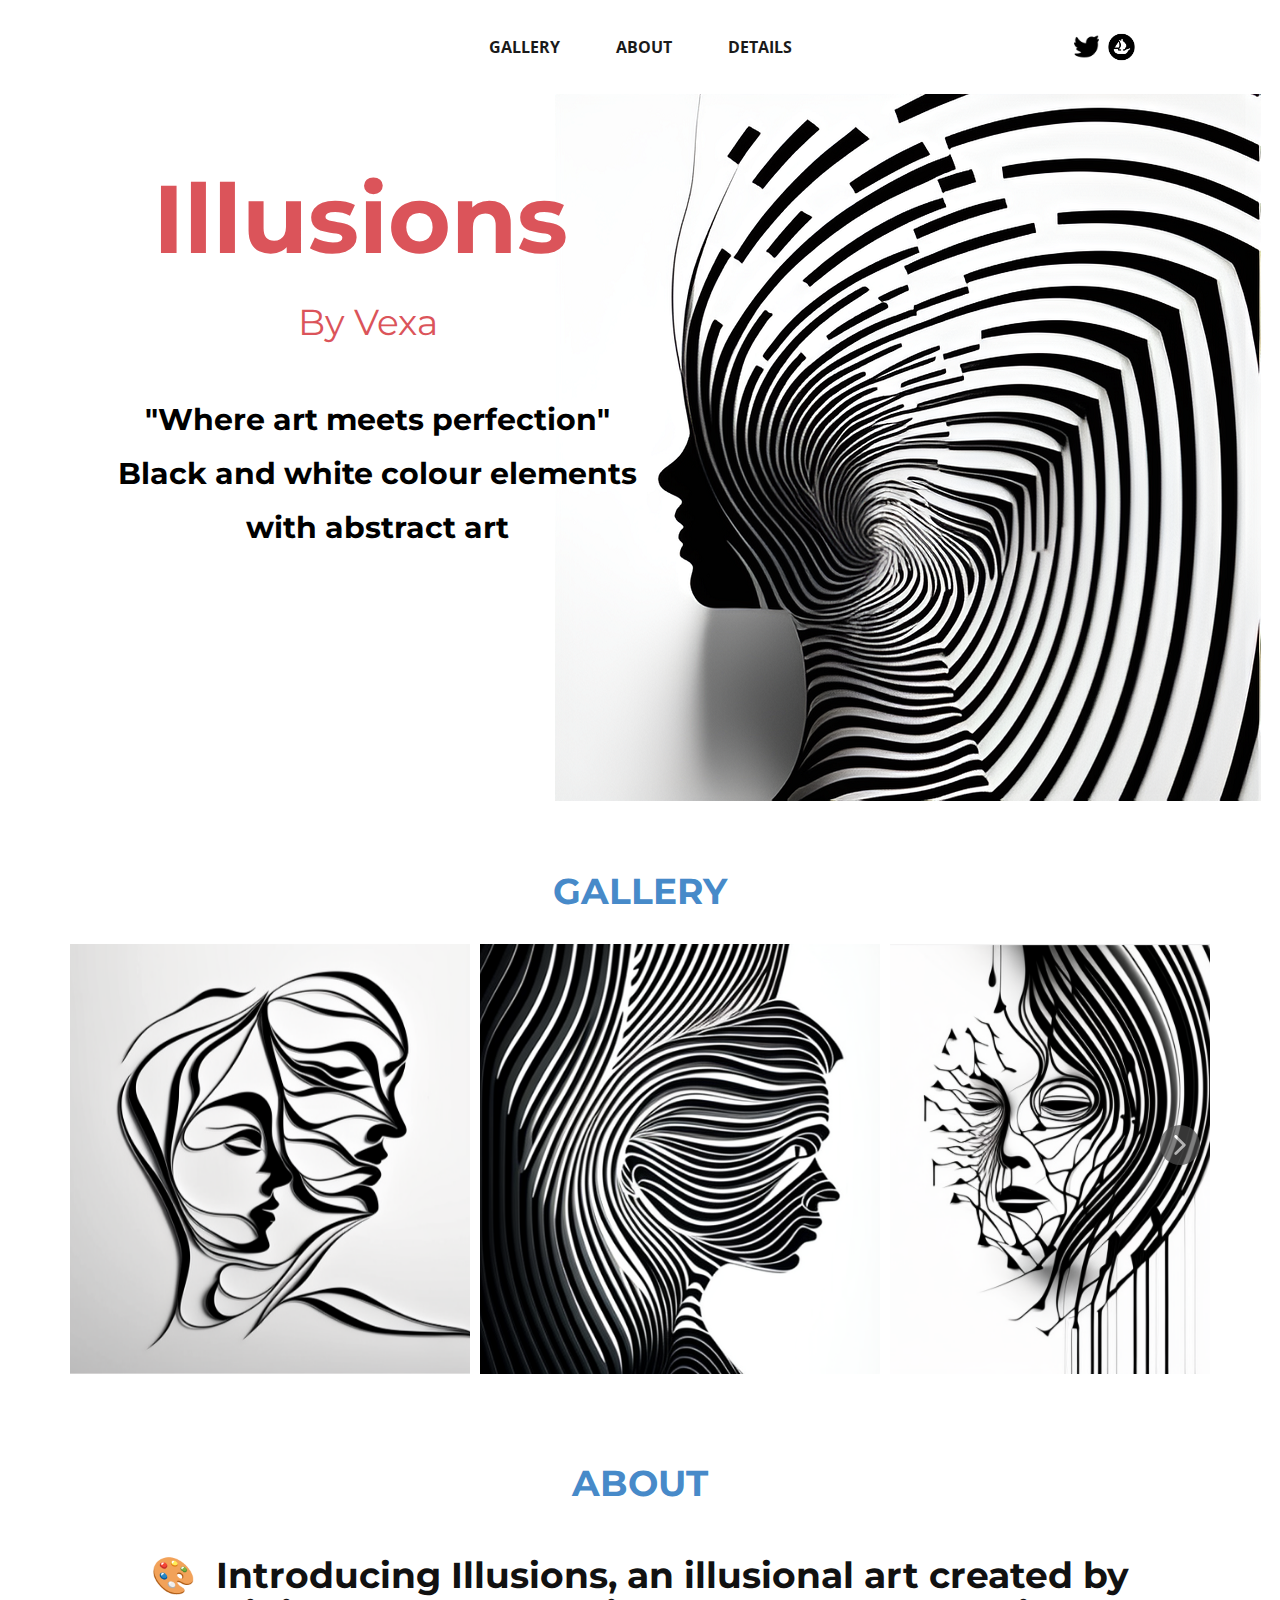
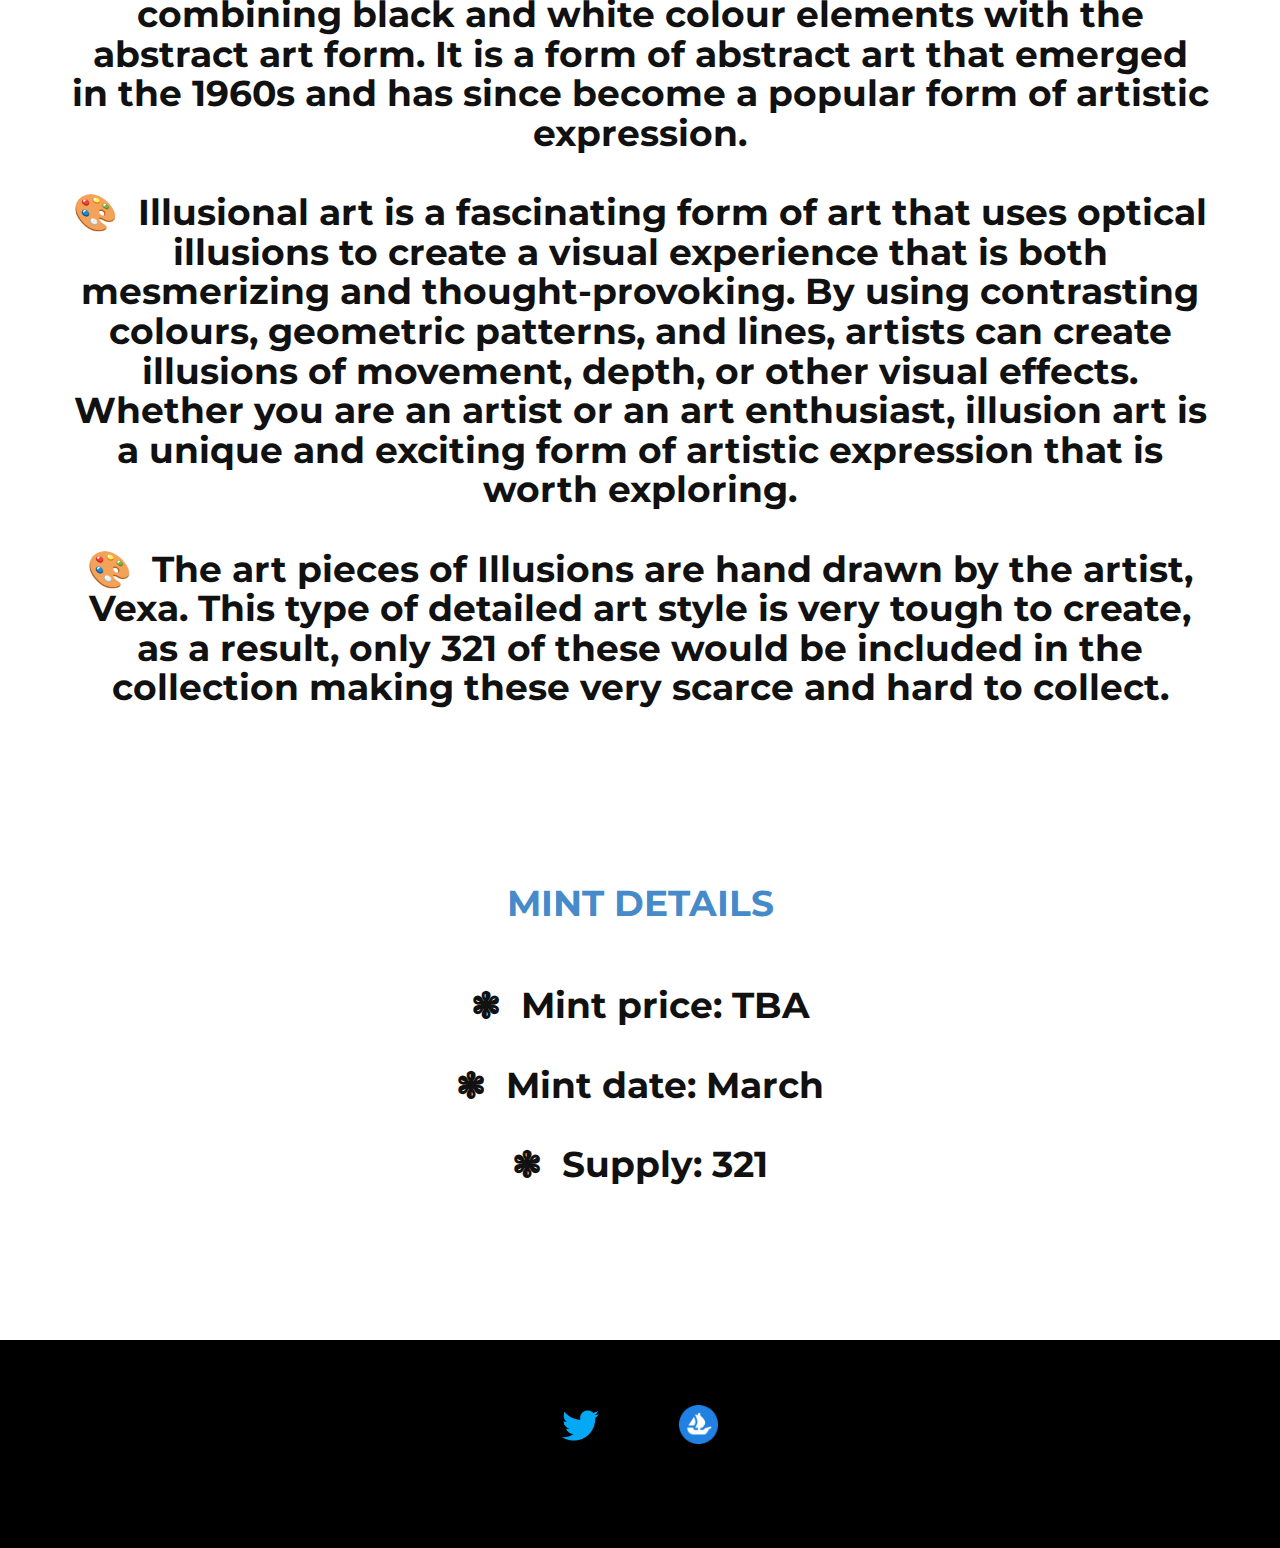
<file: index.html>
<!DOCTYPE html>
<html style="font-size: 16px;" lang="en"><head>
    <meta name="viewport" content="width=device-width, initial-scale=1.0">
    <meta charset="utf-8">
    <meta name="keywords" content="Illusions.WoW, ​​Raster Dreadlock Salon, The full-service interior design studio">
    <meta name="description" content="">
    <title>IllusionsArt</title>
    <link rel="stylesheet" href="nicepage.css" media="screen">
<link rel="stylesheet" href="IllusionsArt.css" media="screen">
    <script class="u-script" type="text/javascript" src="jquery.js" defer=""></script>
    <script class="u-script" type="text/javascript" src="nicepage.js" defer=""></script>
    <meta name="generator" content="Nicepage 5.5.0, nicepage.com">
    <link id="u-theme-google-font" rel="stylesheet" href="https://fonts.googleapis.com/css?family=Roboto:100,100i,300,300i,400,400i,500,500i,700,700i,900,900i|Open+Sans:300,300i,400,400i,500,500i,600,600i,700,700i,800,800i">
    <link id="u-page-google-font" rel="stylesheet" href="https://fonts.googleapis.com/css?family=Montserrat:100,100i,200,200i,300,300i,400,400i,500,500i,600,600i,700,700i,800,800i,900,900i">
    
    
    
    
    
    <script type="application/ld+json">{
		"@context": "http://schema.org",
		"@type": "Organization",
		"name": ""
}</script>
    <meta name="theme-color" content="#478ac9">
    <meta property="og:title" content="IllusionsArt">
    <meta property="og:type" content="website">
  <meta data-intl-tel-input-cdn-path="intlTelInput/"></head>
  <body data-home-page="IllusionsArt.html" data-home-page-title="IllusionsArt" class="u-body u-xl-mode" data-lang="en"><header class="u-align-center-sm u-align-center-xs u-clearfix u-header u-sticky-c5e6" id="sec-44a8"><div class="u-clearfix u-sheet u-sheet-1">
        <nav class="u-align-center u-menu u-menu-one-level u-offcanvas u-menu-1">
          <div class="menu-collapse" style="font-size: 1rem; letter-spacing: 0px; font-weight: 700;">
            <a class="u-button-style u-custom-active-border-color u-custom-active-color u-custom-border u-custom-border-color u-custom-borders u-custom-hover-border-color u-custom-hover-color u-custom-left-right-menu-spacing u-custom-text-active-color u-custom-text-color u-custom-text-hover-color u-custom-top-bottom-menu-spacing u-nav-link" href="#">
              <svg class="u-svg-link" preserveAspectRatio="xMidYMin slice" viewBox="0 0 302 302" style=""><use xmlns:xlink="http://www.w3.org/1999/xlink" xlink:href="#svg-8a8f"></use></svg>
              <svg xmlns="http://www.w3.org/2000/svg" xmlns:xlink="http://www.w3.org/1999/xlink" version="1.1" id="svg-8a8f" x="0px" y="0px" viewBox="0 0 302 302" style="enable-background:new 0 0 302 302;" xml:space="preserve" class="u-svg-content"><g><rect y="36" width="302" height="30"></rect><rect y="236" width="302" height="30"></rect><rect y="136" width="302" height="30"></rect>
</g><g></g><g></g><g></g><g></g><g></g><g></g><g></g><g></g><g></g><g></g><g></g><g></g><g></g><g></g><g></g></svg>
            </a>
          </div>
          <div class="u-custom-menu u-nav-container">
            <ul class="u-nav u-spacing-20 u-unstyled u-nav-1"><li class="u-nav-item"><a class="u-border-active-palette-1-base u-border-hover-palette-1-base u-button-style u-nav-link u-text-active-palette-1-base u-text-grey-90 u-text-hover-palette-2-base" href="IllusionsArt.html#sec-c904" style="padding: 18px;">GALLERY</a>
</li><li class="u-nav-item"><a class="u-border-active-palette-1-base u-border-hover-palette-1-base u-button-style u-nav-link u-text-active-palette-1-base u-text-grey-90 u-text-hover-palette-2-base" href="IllusionsArt.html#sec-5455" style="padding: 18px;">ABOUT</a>
</li><li class="u-nav-item"><a class="u-border-active-palette-1-base u-border-hover-palette-1-base u-button-style u-nav-link u-text-active-palette-1-base u-text-grey-90 u-text-hover-palette-2-base" href="IllusionsArt.html#carousel_8d65" style="padding: 18px;">DETAILS</a>
</li></ul>
          </div>
          <div class="u-custom-menu u-nav-container-collapse">
            <div class="u-align-center u-black u-container-style u-inner-container-layout u-opacity u-opacity-95 u-sidenav">
              <div class="u-inner-container-layout u-sidenav-overflow">
                <div class="u-menu-close"></div>
                <ul class="u-align-center u-nav u-popupmenu-items u-unstyled u-nav-2"><li class="u-nav-item"><a class="u-button-style u-nav-link" href="IllusionsArt.html#sec-c904">GALLERY</a>
</li><li class="u-nav-item"><a class="u-button-style u-nav-link" href="IllusionsArt.html#sec-5455">ABOUT</a>
</li><li class="u-nav-item"><a class="u-button-style u-nav-link" href="IllusionsArt.html#carousel_8d65">DETAILS</a>
</li></ul>
              </div>
            </div>
            <div class="u-black u-menu-overlay u-opacity u-opacity-70"></div>
          </div>
        </nav><span class="u-file-icon u-icon u-icon-1" data-href="https://twitter.com/IllusionsbyVexa" data-target="_blank"><img src="images/739206.png" alt=""></span>
        <img class="u-image u-image-contain u-image-default u-preserve-proportions u-image-1" src="images/download.png" alt="" data-image-width="215" data-image-height="234">
      </div></header>
    <section class="skrollable skrollable-between u-align-left u-clearfix u-white u-section-1" id="carousel_7e6d" src="">
      <img class="u-image u-image-default u-image-1" src="images/IMG_20230228_143814_1.png" data-image-width="706" data-image-height="707">
      <h2 class="u-custom-font u-font-montserrat u-text u-text-palette-2-base u-text-1">Illusions</h2>
      <p class="u-align-center u-custom-font u-font-montserrat u-large-text u-text u-text-black u-text-variant u-text-2">"Where art meets perfection" <br>Black and white colour elements with abstract art<br>
        <br>
      </p>
      <h2 class="u-align-center u-custom-font u-font-montserrat u-text u-text-palette-2-base u-text-3">By Vexa</h2>
    </section>
    <section class="u-align-center u-clearfix u-white u-section-2" id="sec-c904">
      <div class="u-clearfix u-sheet u-valign-middle u-sheet-1">
        <h2 class="u-align-center u-text u-text-default u-text-1">
          <a class="u-active-none u-border-none u-btn u-button-link u-button-style u-custom-font u-font-montserrat u-hover-none u-none u-text-palette-1-base u-btn-1" href="#">GALLERY</a>
        </h2>
        <div class="u-expanded-width u-gallery u-layout-horizontal u-lightbox u-no-transition u-show-text-on-hover u-width-fixed u-gallery-1">
          <div class="u-gallery-inner"><div class="u-effect-fade u-gallery-item u-gallery-item-1"><div class="u-back-slide" data-image-width="512" data-image-height="501"><img class="u-back-image u-back-image-1" src="images/IMG_20230228_143432.png">
</div><div class="u-over-slide u-shading u-over-slide-1"><h3 class="u-gallery-heading"></h3><p class="u-gallery-text"></p>
</div>
</div><div class="u-effect-fade u-gallery-item u-gallery-item-2"><div class="u-back-slide" data-image-width="501" data-image-height="499"><img class="u-back-image u-back-image-2" src="images/IMG_20230228_143449.png">
</div><div class="u-over-slide u-shading u-over-slide-2"><h3 class="u-gallery-heading"></h3><p class="u-gallery-text"></p>
</div>
</div><div class="u-effect-fade u-gallery-item u-gallery-item-3"><div class="u-back-slide" data-image-width="495" data-image-height="513"><img class="u-back-image u-back-image-3" src="images/IMG_20230302_195734.png">
</div><div class="u-over-slide u-shading u-over-slide-3"><h3 class="u-gallery-heading"></h3><p class="u-gallery-text"></p>
</div>
</div><div class="u-effect-fade u-gallery-item u-gallery-item-4"><div class="u-back-slide" data-image-width="506" data-image-height="506"><img class="u-back-image u-back-image-4" src="images/IMG_20230302_195721.png">
</div><div class="u-over-slide u-shading u-over-slide-4"><h3 class="u-gallery-heading"></h3><p class="u-gallery-text"></p>
</div>
</div><div class="u-effect-fade u-gallery-item u-gallery-item-5" data-image-width="482" data-image-height="501"><div class="u-back-slide"><img class="u-back-image u-back-image-5" src="images/IMG_20230302_195814.png">
</div><div class="u-over-slide u-shading u-over-slide-5"><h3 class="u-gallery-heading"></h3><p class="u-gallery-text"></p>
</div>
</div><div class="u-effect-fade u-gallery-item u-gallery-item-6" data-image-width="506" data-image-height="498"><div class="u-back-slide"><img class="u-back-image u-back-image-6" src="images/IMG_20230228_143711.png">
</div><div class="u-over-slide u-shading u-over-slide-6"><h3 class="u-gallery-heading"></h3><p class="u-gallery-text"></p>
</div>
</div></div>
          <a class="u-absolute-vcenter-lg u-absolute-vcenter-md u-absolute-vcenter-xl u-gallery-nav u-gallery-nav-prev u-grey-70 u-icon-circle u-opacity u-opacity-70 u-spacing-10 u-text-white u-gallery-nav-1" href="#" role="button">
            <span aria-hidden="true">
              <svg viewBox="0 0 451.847 451.847"><path d="M97.141,225.92c0-8.095,3.091-16.192,9.259-22.366L300.689,9.27c12.359-12.359,32.397-12.359,44.751,0
c12.354,12.354,12.354,32.388,0,44.748L173.525,225.92l171.903,171.909c12.354,12.354,12.354,32.391,0,44.744
c-12.354,12.365-32.386,12.365-44.745,0l-194.29-194.281C100.226,242.115,97.141,234.018,97.141,225.92z"></path></svg>
            </span>
            <span class="sr-only">
              <svg viewBox="0 0 451.847 451.847"><path d="M97.141,225.92c0-8.095,3.091-16.192,9.259-22.366L300.689,9.27c12.359-12.359,32.397-12.359,44.751,0
c12.354,12.354,12.354,32.388,0,44.748L173.525,225.92l171.903,171.909c12.354,12.354,12.354,32.391,0,44.744
c-12.354,12.365-32.386,12.365-44.745,0l-194.29-194.281C100.226,242.115,97.141,234.018,97.141,225.92z"></path></svg>
            </span>
          </a>
          <a class="u-gallery-nav u-gallery-nav-next u-grey-70 u-icon-circle u-opacity u-opacity-70 u-spacing-10 u-text-white u-gallery-nav-2" href="#" role="button">
            <span aria-hidden="true">
              <svg viewBox="0 0 451.846 451.847"><path d="M345.441,248.292L151.154,442.573c-12.359,12.365-32.397,12.365-44.75,0c-12.354-12.354-12.354-32.391,0-44.744
L278.318,225.92L106.409,54.017c-12.354-12.359-12.354-32.394,0-44.748c12.354-12.359,32.391-12.359,44.75,0l194.287,194.284
c6.177,6.18,9.262,14.271,9.262,22.366C354.708,234.018,351.617,242.115,345.441,248.292z"></path></svg>
            </span>
            <span class="sr-only">
              <svg viewBox="0 0 451.846 451.847"><path d="M345.441,248.292L151.154,442.573c-12.359,12.365-32.397,12.365-44.75,0c-12.354-12.354-12.354-32.391,0-44.744
L278.318,225.92L106.409,54.017c-12.354-12.359-12.354-32.394,0-44.748c12.354-12.359,32.391-12.359,44.75,0l194.287,194.284
c6.177,6.18,9.262,14.271,9.262,22.366C354.708,234.018,351.617,242.115,345.441,248.292z"></path></svg>
            </span>
          </a>
        </div>
      </div>
    </section>
    <section class="u-clearfix u-container-align-center u-section-3" id="sec-5455">
      <div class="u-clearfix u-sheet u-valign-middle-md u-valign-middle-sm u-sheet-1">
        <h2 class="u-align-center u-custom-font u-font-montserrat u-text u-text-palette-1-base u-text-1">ABOUT</h2>
        <h2 class="u-align-center u-custom-font u-font-montserrat u-text u-text-2"><b>🎨&nbsp; Introducing Illusions, an illusional art created by combining black and white colour elements with the abstract art form. It is a form of abstract art that emerged in the 1960s and has since become a popular form of artistic expression.<br>
            <br>🎨&nbsp; Illusional art is a fascinating form of art that uses optical illusions to create a visual experience that is both mesmerizing and thought-provoking. By using contrasting colours, geometric patterns, and lines, artists can create illusions of movement, depth, or other visual effects. Whether you are an artist or an art enthusiast, illusion art is a unique and exciting form of artistic expression that is worth exploring.<br>
            <br>🎨&nbsp; The art pieces of Illusions are hand drawn by the artist, Vexa. This type of detailed art style is very tough to create, as a result, only 321 of these would be included in the collection making these very scarce and hard to collect.</b>
        </h2>
      </div>
    </section>
    <section class="u-clearfix u-white u-section-4" id="carousel_8d65">
      <div class="u-clearfix u-sheet u-sheet-1">
        <h2 class="u-align-center u-text u-text-default-lg u-text-default-xl u-text-1">
          <a class="u-active-none u-border-none u-btn u-button-link u-button-style u-custom-font u-font-montserrat u-hover-none u-none u-text-palette-1-base u-btn-1" href="Contact.html">MINT DETAILS</a>
        </h2>
        <h2 class="u-align-center u-custom-font u-font-montserrat u-text u-text-default u-text-2"><b>❃&nbsp; Mint price: TBA<br></b>
          <br><b>❃&nbsp; Mint date: March</b>
          <br>
          <br><b>❃&nbsp; Supply: 321</b>
        </h2>
      </div>
    </section>
    
    
    <footer class="u-align-center u-black u-clearfix u-footer u-footer" id="sec-4fac"><div class="u-clearfix u-sheet u-valign-middle-xs u-sheet-1">
        <img class="u-image u-image-contain u-image-default u-preserve-proportions u-image-1" src="images/Logomark-Blue.png" alt="" data-image-width="360" data-image-height="360"><span class="u-file-icon u-icon u-icon-1" data-href="https://twitter.com/IllusionsbyVexa" data-target="_blank"><img src="images/733579.png" alt=""></span>
</file>
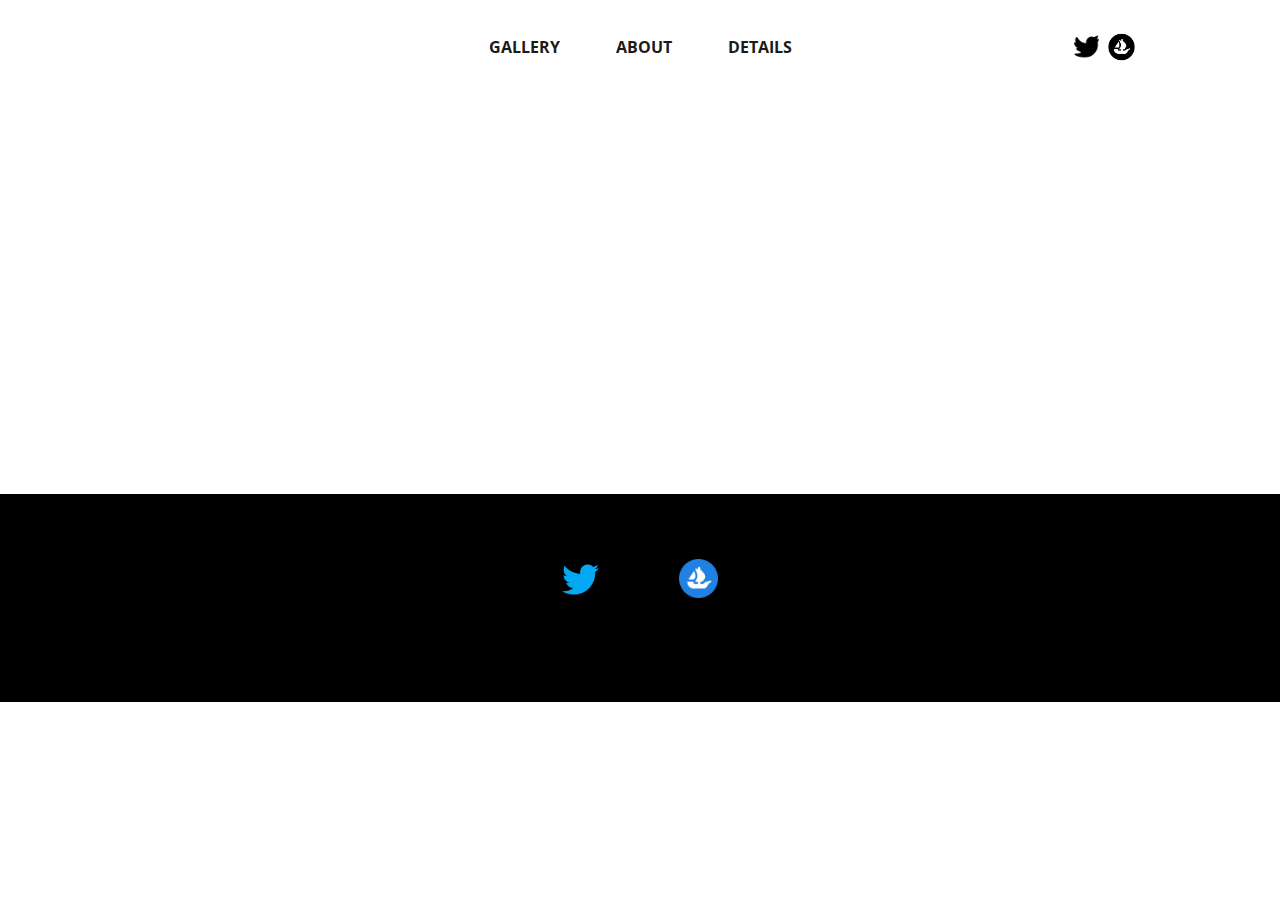
<file: About.html>
<!DOCTYPE html>
<html style="font-size: 16px;" lang="en"><head>
    <meta name="viewport" content="width=device-width, initial-scale=1.0">
    <meta charset="utf-8">
    <meta name="keywords" content="">
    <meta name="description" content="">
    <title>About</title>
    <link rel="stylesheet" href="nicepage.css" media="screen">
<link rel="stylesheet" href="About.css" media="screen">
    <script class="u-script" type="text/javascript" src="jquery.js" defer=""></script>
    <script class="u-script" type="text/javascript" src="nicepage.js" defer=""></script>
    <meta name="generator" content="Nicepage 5.5.0, nicepage.com">
    <link id="u-theme-google-font" rel="stylesheet" href="https://fonts.googleapis.com/css?family=Roboto:100,100i,300,300i,400,400i,500,500i,700,700i,900,900i|Open+Sans:300,300i,400,400i,500,500i,600,600i,700,700i,800,800i">
    
    
    <script type="application/ld+json">{
		"@context": "http://schema.org",
		"@type": "Organization",
		"name": ""
}</script>
    <meta name="theme-color" content="#478ac9">
    <meta property="og:title" content="About">
    <meta property="og:type" content="website">
  <meta data-intl-tel-input-cdn-path="intlTelInput/"></head>
  <body class="u-body u-xl-mode" data-lang="en"><header class="u-align-center-sm u-align-center-xs u-clearfix u-header u-sticky-c5e6" id="sec-44a8"><div class="u-clearfix u-sheet u-sheet-1">
        <nav class="u-align-center u-menu u-menu-one-level u-offcanvas u-menu-1">
          <div class="menu-collapse" style="font-size: 1rem; letter-spacing: 0px; font-weight: 700;">
            <a class="u-button-style u-custom-active-border-color u-custom-active-color u-custom-border u-custom-border-color u-custom-borders u-custom-hover-border-color u-custom-hover-color u-custom-left-right-menu-spacing u-custom-text-active-color u-custom-text-color u-custom-text-hover-color u-custom-top-bottom-menu-spacing u-nav-link" href="#">
              <svg class="u-svg-link" preserveAspectRatio="xMidYMin slice" viewBox="0 0 302 302" style=""><use xmlns:xlink="http://www.w3.org/1999/xlink" xlink:href="#svg-8a8f"></use></svg>
              <svg xmlns="http://www.w3.org/2000/svg" xmlns:xlink="http://www.w3.org/1999/xlink" version="1.1" id="svg-8a8f" x="0px" y="0px" viewBox="0 0 302 302" style="enable-background:new 0 0 302 302;" xml:space="preserve" class="u-svg-content"><g><rect y="36" width="302" height="30"></rect><rect y="236" width="302" height="30"></rect><rect y="136" width="302" height="30"></rect>
</g><g></g><g></g><g></g><g></g><g></g><g></g><g></g><g></g><g></g><g></g><g></g><g></g><g></g><g></g><g></g></svg>
            </a>
          </div>
          <div class="u-custom-menu u-nav-container">
            <ul class="u-nav u-spacing-20 u-unstyled u-nav-1"><li class="u-nav-item"><a class="u-border-active-palette-1-base u-border-hover-palette-1-base u-button-style u-nav-link u-text-active-palette-1-base u-text-grey-90 u-text-hover-palette-2-base" href="IllusionsArt.html#sec-c904" style="padding: 18px;">GALLERY</a>
</li><li class="u-nav-item"><a class="u-border-active-palette-1-base u-border-hover-palette-1-base u-button-style u-nav-link u-text-active-palette-1-base u-text-grey-90 u-text-hover-palette-2-base" href="IllusionsArt.html#sec-5455" style="padding: 18px;">ABOUT</a>
</li><li class="u-nav-item"><a class="u-border-active-palette-1-base u-border-hover-palette-1-base u-button-style u-nav-link u-text-active-palette-1-base u-text-grey-90 u-text-hover-palette-2-base" href="IllusionsArt.html#carousel_8d65" style="padding: 18px;">DETAILS</a>
</li></ul>
          </div>
          <div class="u-custom-menu u-nav-container-collapse">
            <div class="u-align-center u-black u-container-style u-inner-container-layout u-opacity u-opacity-95 u-sidenav">
              <div class="u-inner-container-layout u-sidenav-overflow">
                <div class="u-menu-close"></div>
                <ul class="u-align-center u-nav u-popupmenu-items u-unstyled u-nav-2"><li class="u-nav-item"><a class="u-button-style u-nav-link" href="IllusionsArt.html#sec-c904">GALLERY</a>
</li><li class="u-nav-item"><a class="u-button-style u-nav-link" href="IllusionsArt.html#sec-5455">ABOUT</a>
</li><li class="u-nav-item"><a class="u-button-style u-nav-link" href="IllusionsArt.html#carousel_8d65">DETAILS</a>
</li></ul>
              </div>
            </div>
            <div class="u-black u-menu-overlay u-opacity u-opacity-70"></div>
          </div>
        </nav><span class="u-file-icon u-icon u-icon-1" data-href="https://twitter.com/IllusionsbyVexa" data-target="_blank"><img src="images/739206.png" alt=""></span>
        <img class="u-image u-image-contain u-image-default u-preserve-proportions u-image-1" src="images/download.png" alt="" data-image-width="215" data-image-height="234">
      </div></header>
    <section class="u-clearfix u-section-1" id="sec-8868">
      <div class="u-clearfix u-sheet u-sheet-1"></div>
    </section>
    
    
    <footer class="u-align-center u-black u-clearfix u-footer u-footer" id="sec-4fac"><div class="u-clearfix u-sheet u-valign-middle-xs u-sheet-1">
        <img class="u-image u-image-contain u-image-default u-preserve-proportions u-image-1" src="images/Logomark-Blue.png" alt="" data-image-width="360" data-image-height="360"><span class="u-file-icon u-icon u-icon-1" data-href="https://twitter.com/IllusionsbyVexa" data-target="_blank"><img src="images/733579.png" alt=""></span>
</file>
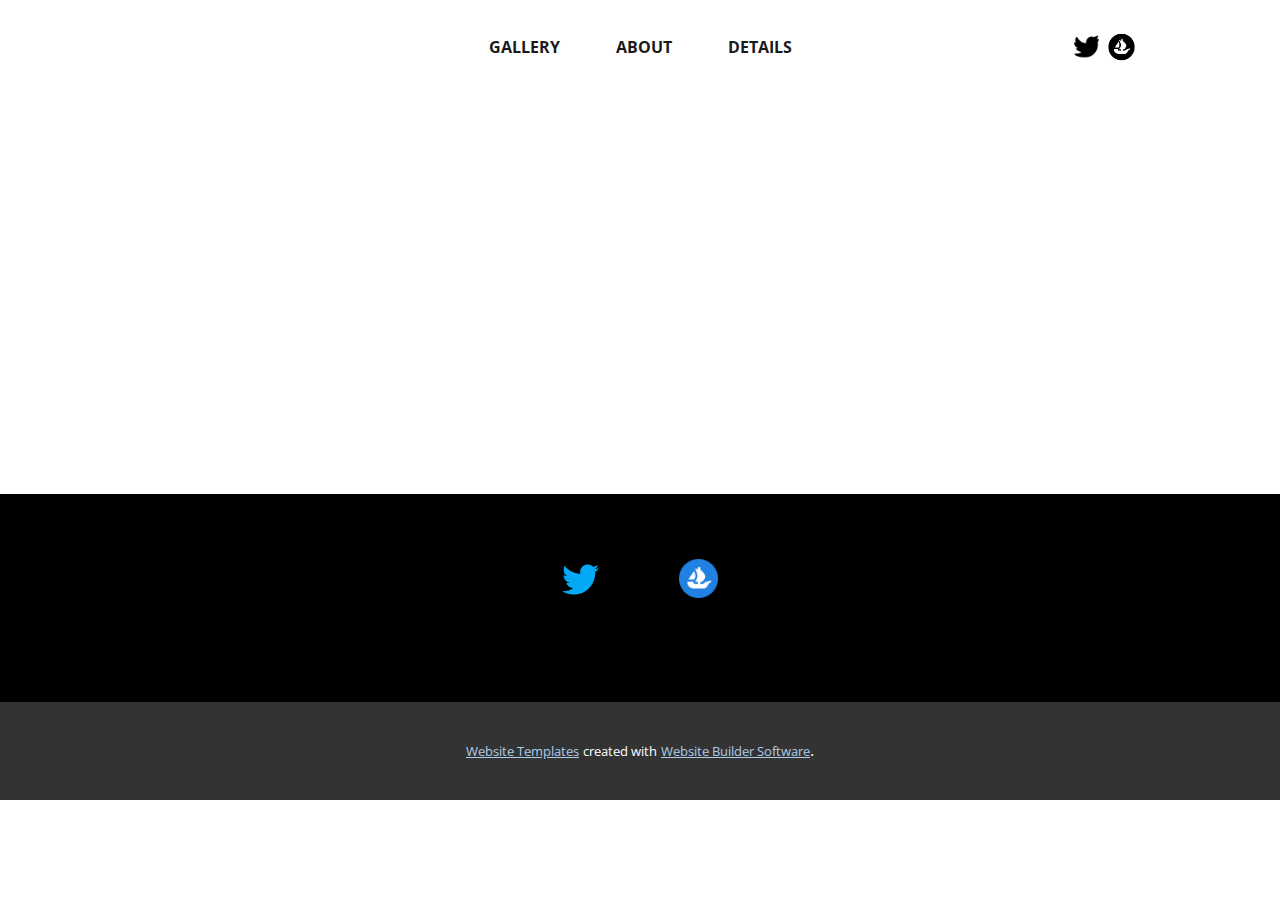
<file: Contact.html>
<!DOCTYPE html>
<html style="font-size: 16px;" lang="en"><head>
    <meta name="viewport" content="width=device-width, initial-scale=1.0">
    <meta charset="utf-8">
    <meta name="keywords" content="">
    <meta name="description" content="">
    <title>Contact</title>
    <link rel="stylesheet" href="nicepage.css" media="screen">
<link rel="stylesheet" href="Contact.css" media="screen">
    <script class="u-script" type="text/javascript" src="jquery.js" defer=""></script>
    <script class="u-script" type="text/javascript" src="nicepage.js" defer=""></script>
    <meta name="generator" content="Nicepage 5.5.0, nicepage.com">
    <link id="u-theme-google-font" rel="stylesheet" href="https://fonts.googleapis.com/css?family=Roboto:100,100i,300,300i,400,400i,500,500i,700,700i,900,900i|Open+Sans:300,300i,400,400i,500,500i,600,600i,700,700i,800,800i">
    
    
    <script type="application/ld+json">{
		"@context": "http://schema.org",
		"@type": "Organization",
		"name": ""
}</script>
    <meta name="theme-color" content="#478ac9">
    <meta property="og:title" content="Contact">
    <meta property="og:type" content="website">
  <meta data-intl-tel-input-cdn-path="intlTelInput/"></head>
  <body class="u-body u-xl-mode" data-lang="en"><header class="u-align-center-sm u-align-center-xs u-clearfix u-header u-sticky-c5e6" id="sec-44a8"><div class="u-clearfix u-sheet u-sheet-1">
        <nav class="u-align-center u-menu u-menu-one-level u-offcanvas u-menu-1">
          <div class="menu-collapse" style="font-size: 1rem; letter-spacing: 0px; font-weight: 700;">
            <a class="u-button-style u-custom-active-border-color u-custom-active-color u-custom-border u-custom-border-color u-custom-borders u-custom-hover-border-color u-custom-hover-color u-custom-left-right-menu-spacing u-custom-text-active-color u-custom-text-color u-custom-text-hover-color u-custom-top-bottom-menu-spacing u-nav-link" href="#">
              <svg class="u-svg-link" preserveAspectRatio="xMidYMin slice" viewBox="0 0 302 302" style=""><use xmlns:xlink="http://www.w3.org/1999/xlink" xlink:href="#svg-8a8f"></use></svg>
              <svg xmlns="http://www.w3.org/2000/svg" xmlns:xlink="http://www.w3.org/1999/xlink" version="1.1" id="svg-8a8f" x="0px" y="0px" viewBox="0 0 302 302" style="enable-background:new 0 0 302 302;" xml:space="preserve" class="u-svg-content"><g><rect y="36" width="302" height="30"></rect><rect y="236" width="302" height="30"></rect><rect y="136" width="302" height="30"></rect>
</g><g></g><g></g><g></g><g></g><g></g><g></g><g></g><g></g><g></g><g></g><g></g><g></g><g></g><g></g><g></g></svg>
            </a>
          </div>
          <div class="u-custom-menu u-nav-container">
            <ul class="u-nav u-spacing-20 u-unstyled u-nav-1"><li class="u-nav-item"><a class="u-border-active-palette-1-base u-border-hover-palette-1-base u-button-style u-nav-link u-text-active-palette-1-base u-text-grey-90 u-text-hover-palette-2-base" href="IllusionsArt.html#sec-c904" style="padding: 18px;">GALLERY</a>
</li><li class="u-nav-item"><a class="u-border-active-palette-1-base u-border-hover-palette-1-base u-button-style u-nav-link u-text-active-palette-1-base u-text-grey-90 u-text-hover-palette-2-base" href="IllusionsArt.html#sec-5455" style="padding: 18px;">ABOUT</a>
</li><li class="u-nav-item"><a class="u-border-active-palette-1-base u-border-hover-palette-1-base u-button-style u-nav-link u-text-active-palette-1-base u-text-grey-90 u-text-hover-palette-2-base" href="IllusionsArt.html#carousel_8d65" style="padding: 18px;">DETAILS</a>
</li></ul>
          </div>
          <div class="u-custom-menu u-nav-container-collapse">
            <div class="u-align-center u-black u-container-style u-inner-container-layout u-opacity u-opacity-95 u-sidenav">
              <div class="u-inner-container-layout u-sidenav-overflow">
                <div class="u-menu-close"></div>
                <ul class="u-align-center u-nav u-popupmenu-items u-unstyled u-nav-2"><li class="u-nav-item"><a class="u-button-style u-nav-link" href="IllusionsArt.html#sec-c904">GALLERY</a>
</li><li class="u-nav-item"><a class="u-button-style u-nav-link" href="IllusionsArt.html#sec-5455">ABOUT</a>
</li><li class="u-nav-item"><a class="u-button-style u-nav-link" href="IllusionsArt.html#carousel_8d65">DETAILS</a>
</li></ul>
              </div>
            </div>
            <div class="u-black u-menu-overlay u-opacity u-opacity-70"></div>
          </div>
        </nav><span class="u-file-icon u-icon u-icon-1" data-href="https://twitter.com/IllusionsbyVexa" data-target="_blank"><img src="images/739206.png" alt=""></span>
        <img class="u-image u-image-contain u-image-default u-preserve-proportions u-image-1" src="images/download.png" alt="" data-image-width="215" data-image-height="234">
      </div></header>
    <section class="u-clearfix u-section-1" id="sec-064b">
      <div class="u-clearfix u-sheet u-sheet-1"></div>
    </section>
    
    
    <footer class="u-align-center u-black u-clearfix u-footer u-footer" id="sec-4fac"><div class="u-clearfix u-sheet u-valign-middle-xs u-sheet-1">
        <img class="u-image u-image-contain u-image-default u-preserve-proportions u-image-1" src="images/Logomark-Blue.png" alt="" data-image-width="360" data-image-height="360"><span class="u-file-icon u-icon u-icon-1" data-href="https://twitter.com/IllusionsbyVexa" data-target="_blank"><img src="images/733579.png" alt=""></span>
      </div></footer>
    <section class="u-backlink u-clearfix u-grey-80">
      <a class="u-link" href="https://nicepage.com/website-templates" target="_blank">
        <span>Website Templates</span>
      </a>
      <p class="u-text">
        <span>created with</span>
      </p>
      <a class="u-link" href="" target="_blank">
        <span>Website Builder Software</span>
      </a>. 
    </section>
  
</body></html>
</file>
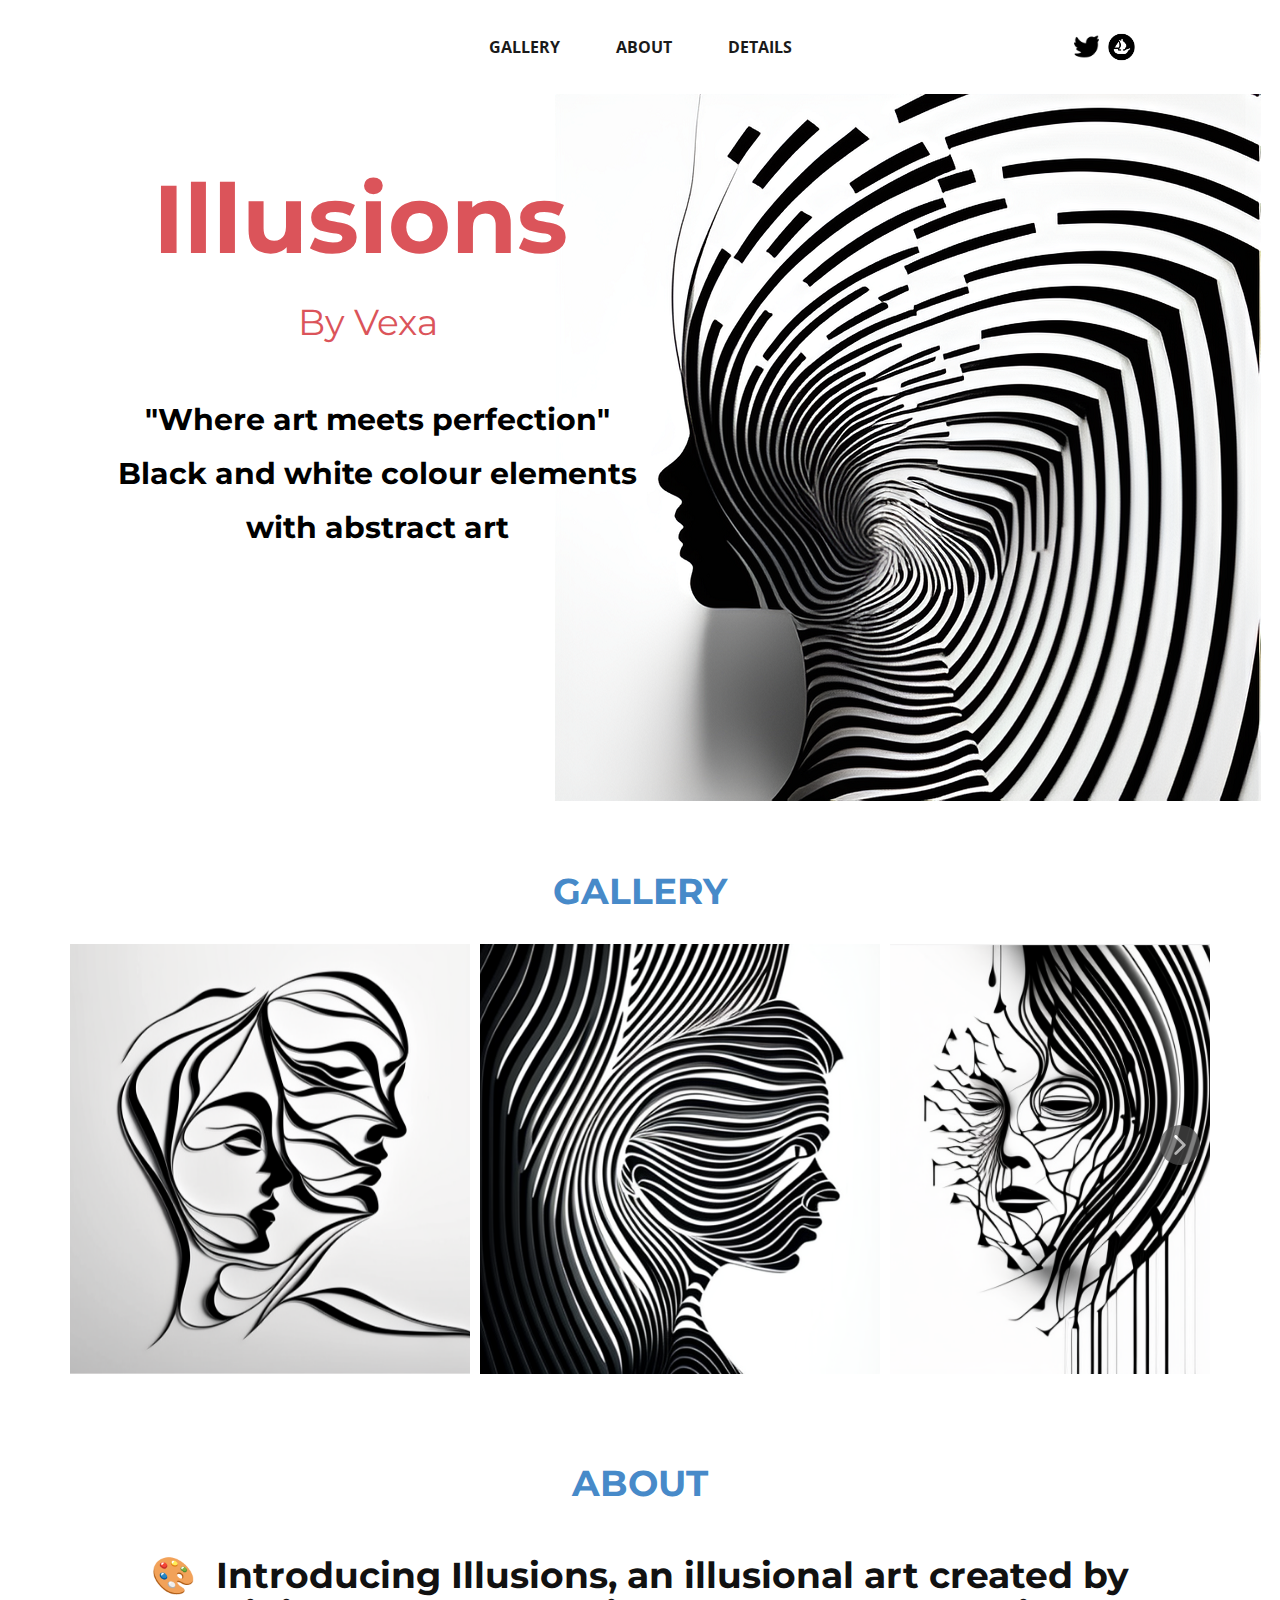
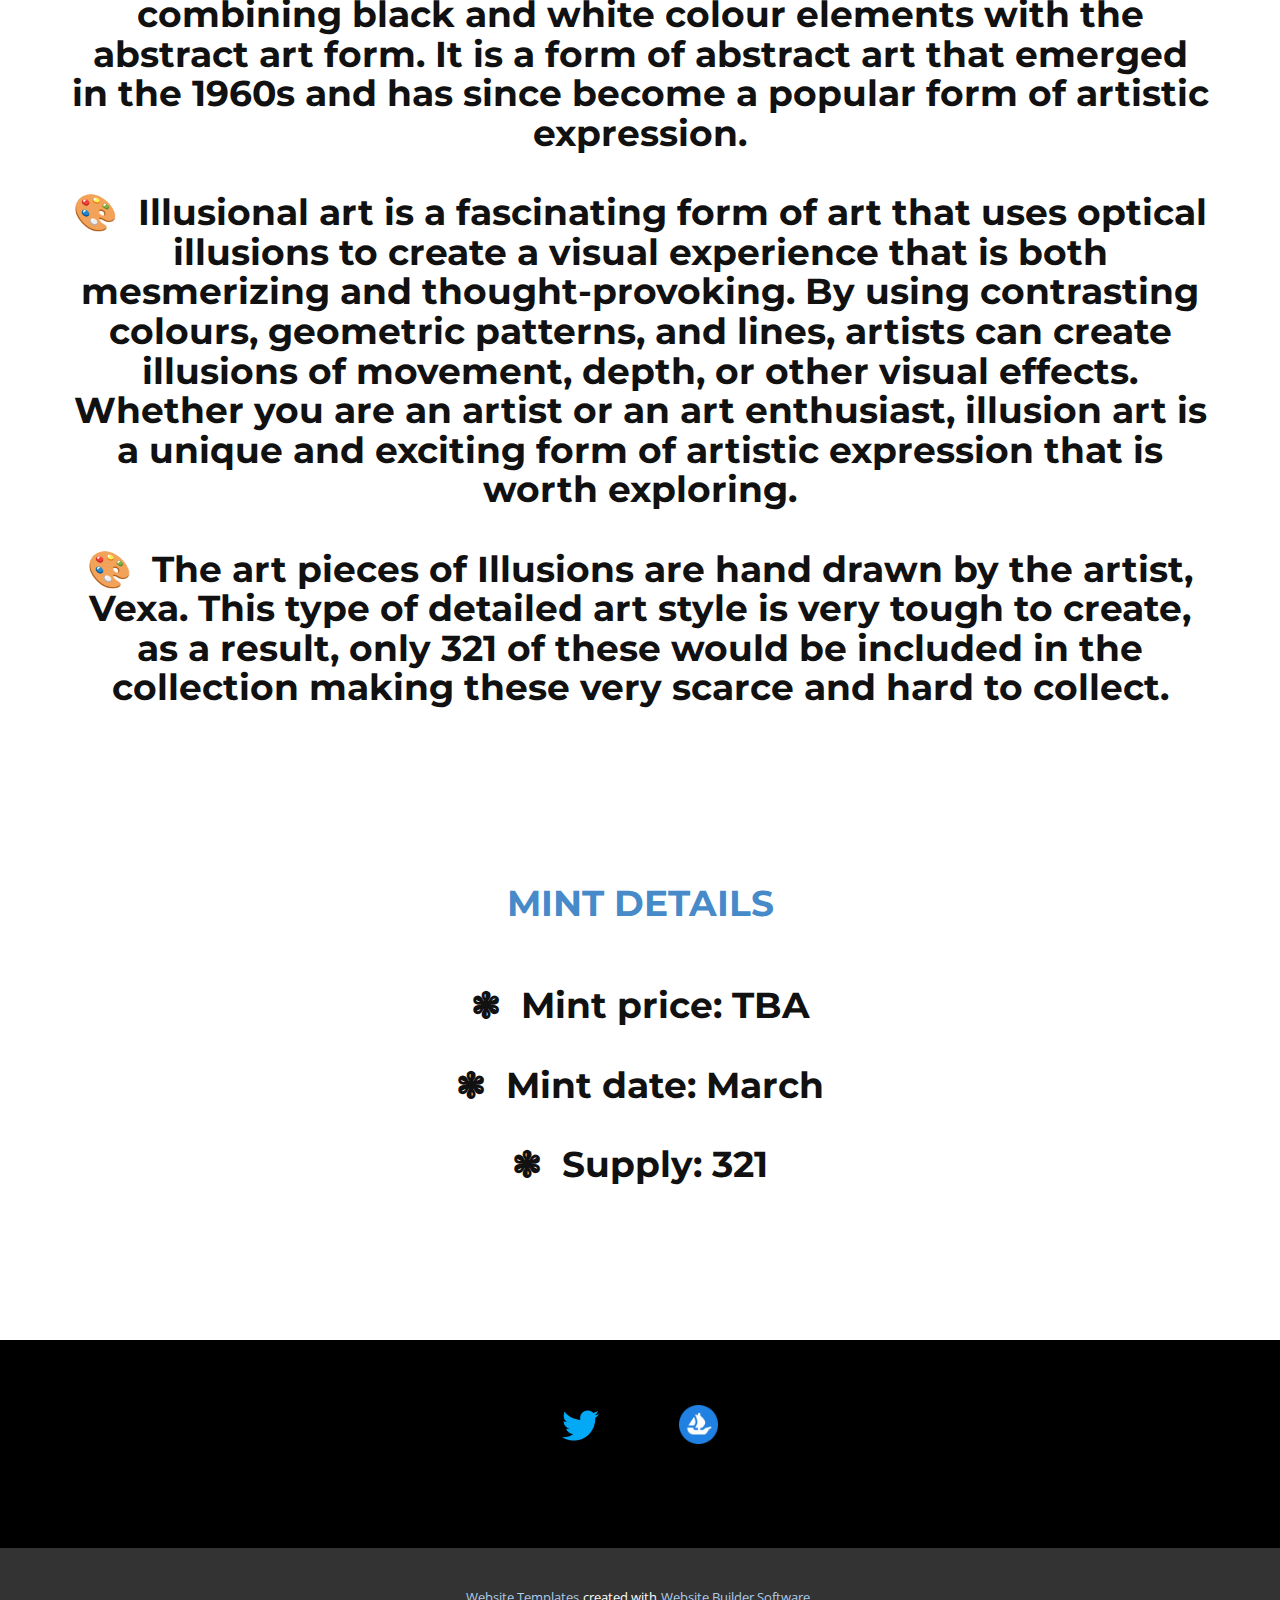
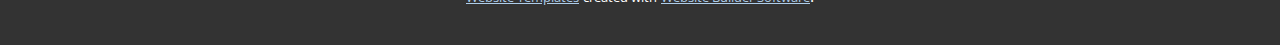
<file: IllusionsArt.html>
<!DOCTYPE html>
<html style="font-size: 16px;" lang="en"><head>
    <meta name="viewport" content="width=device-width, initial-scale=1.0">
    <meta charset="utf-8">
    <meta name="keywords" content="Illusions.WoW, ​​Raster Dreadlock Salon, The full-service interior design studio">
    <meta name="description" content="">
    <title>IllusionsArt</title>
    <link rel="stylesheet" href="nicepage.css" media="screen">
<link rel="stylesheet" href="IllusionsArt.css" media="screen">
    <script class="u-script" type="text/javascript" src="jquery.js" defer=""></script>
    <script class="u-script" type="text/javascript" src="nicepage.js" defer=""></script>
    <meta name="generator" content="Nicepage 5.5.0, nicepage.com">
    <link id="u-theme-google-font" rel="stylesheet" href="https://fonts.googleapis.com/css?family=Roboto:100,100i,300,300i,400,400i,500,500i,700,700i,900,900i|Open+Sans:300,300i,400,400i,500,500i,600,600i,700,700i,800,800i">
    <link id="u-page-google-font" rel="stylesheet" href="https://fonts.googleapis.com/css?family=Montserrat:100,100i,200,200i,300,300i,400,400i,500,500i,600,600i,700,700i,800,800i,900,900i">
    
    
    
    
    
    <script type="application/ld+json">{
		"@context": "http://schema.org",
		"@type": "Organization",
		"name": ""
}</script>
    <meta name="theme-color" content="#478ac9">
    <meta property="og:title" content="IllusionsArt">
    <meta property="og:type" content="website">
  <meta data-intl-tel-input-cdn-path="intlTelInput/"></head>
  <body class="u-body u-xl-mode" data-lang="en"><header class="u-align-center-sm u-align-center-xs u-clearfix u-header u-sticky-c5e6" id="sec-44a8"><div class="u-clearfix u-sheet u-sheet-1">
        <nav class="u-align-center u-menu u-menu-one-level u-offcanvas u-menu-1">
          <div class="menu-collapse" style="font-size: 1rem; letter-spacing: 0px; font-weight: 700;">
            <a class="u-button-style u-custom-active-border-color u-custom-active-color u-custom-border u-custom-border-color u-custom-borders u-custom-hover-border-color u-custom-hover-color u-custom-left-right-menu-spacing u-custom-text-active-color u-custom-text-color u-custom-text-hover-color u-custom-top-bottom-menu-spacing u-nav-link" href="#">
              <svg class="u-svg-link" preserveAspectRatio="xMidYMin slice" viewBox="0 0 302 302" style=""><use xmlns:xlink="http://www.w3.org/1999/xlink" xlink:href="#svg-8a8f"></use></svg>
              <svg xmlns="http://www.w3.org/2000/svg" xmlns:xlink="http://www.w3.org/1999/xlink" version="1.1" id="svg-8a8f" x="0px" y="0px" viewBox="0 0 302 302" style="enable-background:new 0 0 302 302;" xml:space="preserve" class="u-svg-content"><g><rect y="36" width="302" height="30"></rect><rect y="236" width="302" height="30"></rect><rect y="136" width="302" height="30"></rect>
</g><g></g><g></g><g></g><g></g><g></g><g></g><g></g><g></g><g></g><g></g><g></g><g></g><g></g><g></g><g></g></svg>
            </a>
          </div>
          <div class="u-custom-menu u-nav-container">
            <ul class="u-nav u-spacing-20 u-unstyled u-nav-1"><li class="u-nav-item"><a class="u-border-active-palette-1-base u-border-hover-palette-1-base u-button-style u-nav-link u-text-active-palette-1-base u-text-grey-90 u-text-hover-palette-2-base" href="IllusionsArt.html#sec-c904" style="padding: 18px;">GALLERY</a>
</li><li class="u-nav-item"><a class="u-border-active-palette-1-base u-border-hover-palette-1-base u-button-style u-nav-link u-text-active-palette-1-base u-text-grey-90 u-text-hover-palette-2-base" href="IllusionsArt.html#sec-5455" style="padding: 18px;">ABOUT</a>
</li><li class="u-nav-item"><a class="u-border-active-palette-1-base u-border-hover-palette-1-base u-button-style u-nav-link u-text-active-palette-1-base u-text-grey-90 u-text-hover-palette-2-base" href="IllusionsArt.html#carousel_8d65" style="padding: 18px;">DETAILS</a>
</li></ul>
          </div>
          <div class="u-custom-menu u-nav-container-collapse">
            <div class="u-align-center u-black u-container-style u-inner-container-layout u-opacity u-opacity-95 u-sidenav">
              <div class="u-inner-container-layout u-sidenav-overflow">
                <div class="u-menu-close"></div>
                <ul class="u-align-center u-nav u-popupmenu-items u-unstyled u-nav-2"><li class="u-nav-item"><a class="u-button-style u-nav-link" href="IllusionsArt.html#sec-c904">GALLERY</a>
</li><li class="u-nav-item"><a class="u-button-style u-nav-link" href="IllusionsArt.html#sec-5455">ABOUT</a>
</li><li class="u-nav-item"><a class="u-button-style u-nav-link" href="IllusionsArt.html#carousel_8d65">DETAILS</a>
</li></ul>
              </div>
            </div>
            <div class="u-black u-menu-overlay u-opacity u-opacity-70"></div>
          </div>
        </nav><span class="u-file-icon u-icon u-icon-1" data-href="https://twitter.com/IllusionsbyVexa" data-target="_blank"><img src="images/739206.png" alt=""></span>
        <img class="u-image u-image-contain u-image-default u-preserve-proportions u-image-1" src="images/download.png" alt="" data-image-width="215" data-image-height="234">
      </div></header>
    <section class="skrollable skrollable-between u-align-left u-clearfix u-white u-section-1" id="carousel_7e6d" src="">
      <img class="u-image u-image-default u-image-1" src="images/IMG_20230228_143814_1.png" data-image-width="706" data-image-height="707">
      <h2 class="u-custom-font u-font-montserrat u-text u-text-palette-2-base u-text-1">Illusions</h2>
      <p class="u-align-center u-custom-font u-font-montserrat u-large-text u-text u-text-black u-text-variant u-text-2">"Where art meets perfection" <br>Black and white colour elements with abstract art<br>
        <br>
      </p>
      <h2 class="u-align-center u-custom-font u-font-montserrat u-text u-text-palette-2-base u-text-3">By Vexa</h2>
    </section>
    <section class="u-align-center u-clearfix u-white u-section-2" id="sec-c904">
      <div class="u-clearfix u-sheet u-valign-middle u-sheet-1">
        <h2 class="u-align-center u-text u-text-default u-text-1">
          <a class="u-active-none u-border-none u-btn u-button-link u-button-style u-custom-font u-font-montserrat u-hover-none u-none u-text-palette-1-base u-btn-1" href="#">GALLERY</a>
        </h2>
        <div class="u-expanded-width u-gallery u-layout-horizontal u-lightbox u-no-transition u-show-text-on-hover u-width-fixed u-gallery-1">
          <div class="u-gallery-inner"><div class="u-effect-fade u-gallery-item u-gallery-item-1"><div class="u-back-slide" data-image-width="512" data-image-height="501"><img class="u-back-image u-back-image-1" src="images/IMG_20230228_143432.png">
</div><div class="u-over-slide u-shading u-over-slide-1"><h3 class="u-gallery-heading"></h3><p class="u-gallery-text"></p>
</div>
</div><div class="u-effect-fade u-gallery-item u-gallery-item-2"><div class="u-back-slide" data-image-width="501" data-image-height="499"><img class="u-back-image u-back-image-2" src="images/IMG_20230228_143449.png">
</div><div class="u-over-slide u-shading u-over-slide-2"><h3 class="u-gallery-heading"></h3><p class="u-gallery-text"></p>
</div>
</div><div class="u-effect-fade u-gallery-item u-gallery-item-3"><div class="u-back-slide" data-image-width="495" data-image-height="513"><img class="u-back-image u-back-image-3" src="images/IMG_20230302_195734.png">
</div><div class="u-over-slide u-shading u-over-slide-3"><h3 class="u-gallery-heading"></h3><p class="u-gallery-text"></p>
</div>
</div><div class="u-effect-fade u-gallery-item u-gallery-item-4"><div class="u-back-slide" data-image-width="506" data-image-height="506"><img class="u-back-image u-back-image-4" src="images/IMG_20230302_195721.png">
</div><div class="u-over-slide u-shading u-over-slide-4"><h3 class="u-gallery-heading"></h3><p class="u-gallery-text"></p>
</div>
</div><div class="u-effect-fade u-gallery-item u-gallery-item-5" data-image-width="482" data-image-height="501"><div class="u-back-slide"><img class="u-back-image u-back-image-5" src="images/IMG_20230302_195814.png">
</div><div class="u-over-slide u-shading u-over-slide-5"><h3 class="u-gallery-heading"></h3><p class="u-gallery-text"></p>
</div>
</div><div class="u-effect-fade u-gallery-item u-gallery-item-6" data-image-width="506" data-image-height="498"><div class="u-back-slide"><img class="u-back-image u-back-image-6" src="images/IMG_20230228_143711.png">
</div><div class="u-over-slide u-shading u-over-slide-6"><h3 class="u-gallery-heading"></h3><p class="u-gallery-text"></p>
</div>
</div></div>
          <a class="u-absolute-vcenter-lg u-absolute-vcenter-md u-absolute-vcenter-xl u-gallery-nav u-gallery-nav-prev u-grey-70 u-icon-circle u-opacity u-opacity-70 u-spacing-10 u-text-white u-gallery-nav-1" href="#" role="button">
            <span aria-hidden="true">
              <svg viewBox="0 0 451.847 451.847"><path d="M97.141,225.92c0-8.095,3.091-16.192,9.259-22.366L300.689,9.27c12.359-12.359,32.397-12.359,44.751,0
c12.354,12.354,12.354,32.388,0,44.748L173.525,225.92l171.903,171.909c12.354,12.354,12.354,32.391,0,44.744
c-12.354,12.365-32.386,12.365-44.745,0l-194.29-194.281C100.226,242.115,97.141,234.018,97.141,225.92z"></path></svg>
            </span>
            <span class="sr-only">
              <svg viewBox="0 0 451.847 451.847"><path d="M97.141,225.92c0-8.095,3.091-16.192,9.259-22.366L300.689,9.27c12.359-12.359,32.397-12.359,44.751,0
c12.354,12.354,12.354,32.388,0,44.748L173.525,225.92l171.903,171.909c12.354,12.354,12.354,32.391,0,44.744
c-12.354,12.365-32.386,12.365-44.745,0l-194.29-194.281C100.226,242.115,97.141,234.018,97.141,225.92z"></path></svg>
            </span>
          </a>
          <a class="u-gallery-nav u-gallery-nav-next u-grey-70 u-icon-circle u-opacity u-opacity-70 u-spacing-10 u-text-white u-gallery-nav-2" href="#" role="button">
            <span aria-hidden="true">
              <svg viewBox="0 0 451.846 451.847"><path d="M345.441,248.292L151.154,442.573c-12.359,12.365-32.397,12.365-44.75,0c-12.354-12.354-12.354-32.391,0-44.744
L278.318,225.92L106.409,54.017c-12.354-12.359-12.354-32.394,0-44.748c12.354-12.359,32.391-12.359,44.75,0l194.287,194.284
c6.177,6.18,9.262,14.271,9.262,22.366C354.708,234.018,351.617,242.115,345.441,248.292z"></path></svg>
            </span>
            <span class="sr-only">
              <svg viewBox="0 0 451.846 451.847"><path d="M345.441,248.292L151.154,442.573c-12.359,12.365-32.397,12.365-44.75,0c-12.354-12.354-12.354-32.391,0-44.744
L278.318,225.92L106.409,54.017c-12.354-12.359-12.354-32.394,0-44.748c12.354-12.359,32.391-12.359,44.75,0l194.287,194.284
c6.177,6.18,9.262,14.271,9.262,22.366C354.708,234.018,351.617,242.115,345.441,248.292z"></path></svg>
            </span>
          </a>
        </div>
      </div>
    </section>
    <section class="u-clearfix u-container-align-center u-section-3" id="sec-5455">
      <div class="u-clearfix u-sheet u-valign-middle-md u-valign-middle-sm u-sheet-1">
        <h2 class="u-align-center u-custom-font u-font-montserrat u-text u-text-palette-1-base u-text-1">ABOUT</h2>
        <h2 class="u-align-center u-custom-font u-font-montserrat u-text u-text-2"><b>🎨&nbsp; Introducing Illusions, an illusional art created by combining black and white colour elements with the abstract art form. It is a form of abstract art that emerged in the 1960s and has since become a popular form of artistic expression.<br>
            <br>🎨&nbsp; Illusional art is a fascinating form of art that uses optical illusions to create a visual experience that is both mesmerizing and thought-provoking. By using contrasting colours, geometric patterns, and lines, artists can create illusions of movement, depth, or other visual effects. Whether you are an artist or an art enthusiast, illusion art is a unique and exciting form of artistic expression that is worth exploring.<br>
            <br>🎨&nbsp; The art pieces of Illusions are hand drawn by the artist, Vexa. This type of detailed art style is very tough to create, as a result, only 321 of these would be included in the collection making these very scarce and hard to collect.</b>
        </h2>
      </div>
    </section>
    <section class="u-clearfix u-white u-section-4" id="carousel_8d65">
      <div class="u-clearfix u-sheet u-sheet-1">
        <h2 class="u-align-center u-text u-text-default-lg u-text-default-xl u-text-1">
          <a class="u-active-none u-border-none u-btn u-button-link u-button-style u-custom-font u-font-montserrat u-hover-none u-none u-text-palette-1-base u-btn-1" href="Contact.html">MINT DETAILS</a>
        </h2>
        <h2 class="u-align-center u-custom-font u-font-montserrat u-text u-text-default u-text-2"><b>❃&nbsp; Mint price: TBA<br></b>
          <br><b>❃&nbsp; Mint date: March</b>
          <br>
          <br><b>❃&nbsp; Supply: 321</b>
        </h2>
      </div>
    </section>
    
    
    <footer class="u-align-center u-black u-clearfix u-footer u-footer" id="sec-4fac"><div class="u-clearfix u-sheet u-valign-middle-xs u-sheet-1">
        <img class="u-image u-image-contain u-image-default u-preserve-proportions u-image-1" src="images/Logomark-Blue.png" alt="" data-image-width="360" data-image-height="360"><span class="u-file-icon u-icon u-icon-1" data-href="https://twitter.com/IllusionsbyVexa" data-target="_blank"><img src="images/733579.png" alt=""></span>
      </div></footer>
    <section class="u-backlink u-clearfix u-grey-80">
      <a class="u-link" href="https://nicepage.com/website-templates" target="_blank">
        <span>Website Templates</span>
      </a>
      <p class="u-text">
        <span>created with</span>
      </p>
      <a class="u-link" href="" target="_blank">
        <span>Website Builder Software</span>
      </a>. 
    </section>
  
</body></html>
</file>
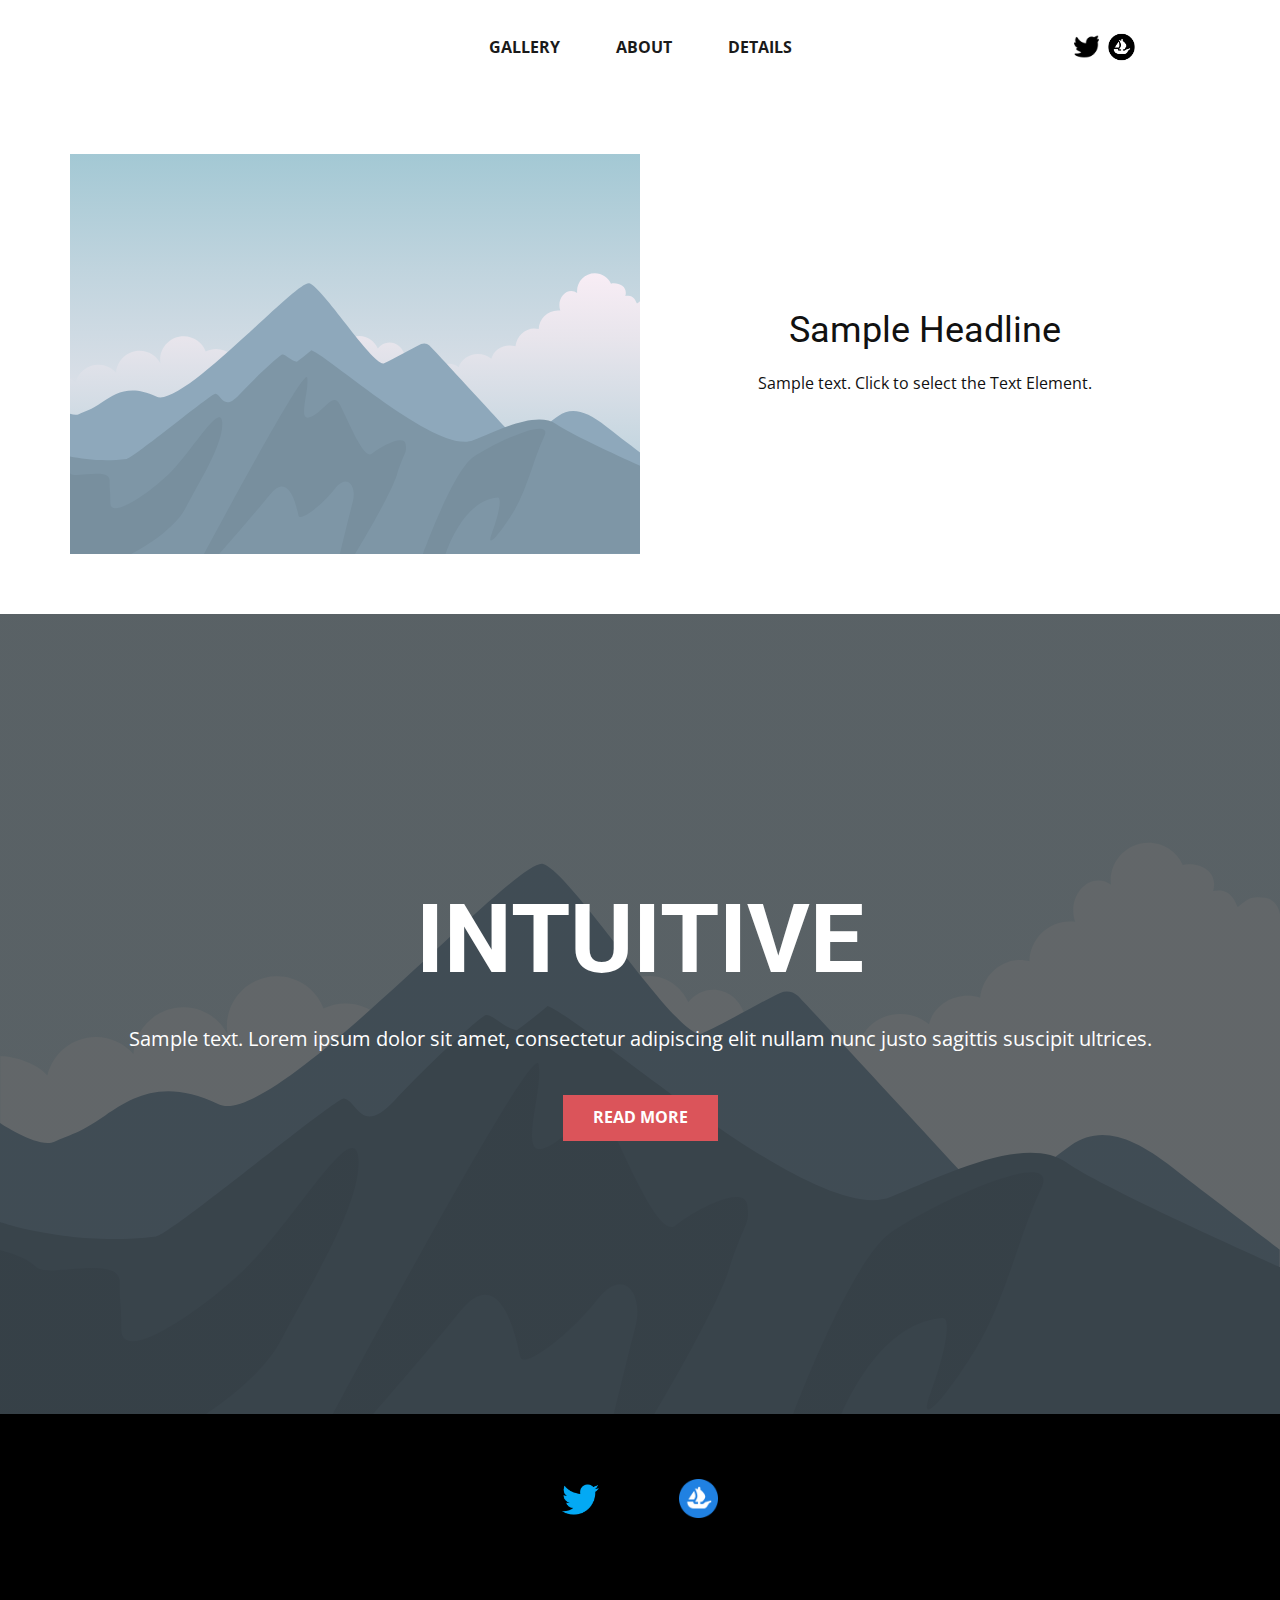
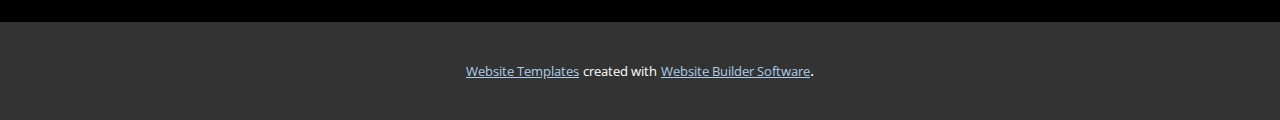
<file: Page-1.html>
<!DOCTYPE html>
<html style="font-size: 16px;" lang="en"><head>
    <meta name="viewport" content="width=device-width, initial-scale=1.0">
    <meta charset="utf-8">
    <meta name="keywords" content="INTUITIVE">
    <meta name="description" content="">
    <title>Page 1</title>
    <link rel="stylesheet" href="nicepage.css" media="screen">
<link rel="stylesheet" href="Page-1.css" media="screen">
    <script class="u-script" type="text/javascript" src="jquery.js" defer=""></script>
    <script class="u-script" type="text/javascript" src="nicepage.js" defer=""></script>
    <meta name="generator" content="Nicepage 5.5.0, nicepage.com">
    <link id="u-theme-google-font" rel="stylesheet" href="https://fonts.googleapis.com/css?family=Roboto:100,100i,300,300i,400,400i,500,500i,700,700i,900,900i|Open+Sans:300,300i,400,400i,500,500i,600,600i,700,700i,800,800i">
    
    
    
    <script type="application/ld+json">{
		"@context": "http://schema.org",
		"@type": "Organization",
		"name": ""
}</script>
    <meta name="theme-color" content="#478ac9">
    <meta property="og:title" content="Page 1">
    <meta property="og:type" content="website">
  <meta data-intl-tel-input-cdn-path="intlTelInput/"></head>
  <body class="u-body u-xl-mode" data-lang="en"><header class="u-align-center-sm u-align-center-xs u-clearfix u-header u-sticky-c5e6" id="sec-44a8"><div class="u-clearfix u-sheet u-sheet-1">
        <nav class="u-align-center u-menu u-menu-one-level u-offcanvas u-menu-1">
          <div class="menu-collapse" style="font-size: 1rem; letter-spacing: 0px; font-weight: 700;">
            <a class="u-button-style u-custom-active-border-color u-custom-active-color u-custom-border u-custom-border-color u-custom-borders u-custom-hover-border-color u-custom-hover-color u-custom-left-right-menu-spacing u-custom-text-active-color u-custom-text-color u-custom-text-hover-color u-custom-top-bottom-menu-spacing u-nav-link" href="#">
              <svg class="u-svg-link" preserveAspectRatio="xMidYMin slice" viewBox="0 0 302 302" style=""><use xmlns:xlink="http://www.w3.org/1999/xlink" xlink:href="#svg-8a8f"></use></svg>
              <svg xmlns="http://www.w3.org/2000/svg" xmlns:xlink="http://www.w3.org/1999/xlink" version="1.1" id="svg-8a8f" x="0px" y="0px" viewBox="0 0 302 302" style="enable-background:new 0 0 302 302;" xml:space="preserve" class="u-svg-content"><g><rect y="36" width="302" height="30"></rect><rect y="236" width="302" height="30"></rect><rect y="136" width="302" height="30"></rect>
</g><g></g><g></g><g></g><g></g><g></g><g></g><g></g><g></g><g></g><g></g><g></g><g></g><g></g><g></g><g></g></svg>
            </a>
          </div>
          <div class="u-custom-menu u-nav-container">
            <ul class="u-nav u-spacing-20 u-unstyled u-nav-1"><li class="u-nav-item"><a class="u-border-active-palette-1-base u-border-hover-palette-1-base u-button-style u-nav-link u-text-active-palette-1-base u-text-grey-90 u-text-hover-palette-2-base" href="IllusionsArt.html#sec-c904" style="padding: 18px;">GALLERY</a>
</li><li class="u-nav-item"><a class="u-border-active-palette-1-base u-border-hover-palette-1-base u-button-style u-nav-link u-text-active-palette-1-base u-text-grey-90 u-text-hover-palette-2-base" href="IllusionsArt.html#sec-5455" style="padding: 18px;">ABOUT</a>
</li><li class="u-nav-item"><a class="u-border-active-palette-1-base u-border-hover-palette-1-base u-button-style u-nav-link u-text-active-palette-1-base u-text-grey-90 u-text-hover-palette-2-base" href="IllusionsArt.html#carousel_8d65" style="padding: 18px;">DETAILS</a>
</li></ul>
          </div>
          <div class="u-custom-menu u-nav-container-collapse">
            <div class="u-align-center u-black u-container-style u-inner-container-layout u-opacity u-opacity-95 u-sidenav">
              <div class="u-inner-container-layout u-sidenav-overflow">
                <div class="u-menu-close"></div>
                <ul class="u-align-center u-nav u-popupmenu-items u-unstyled u-nav-2"><li class="u-nav-item"><a class="u-button-style u-nav-link" href="IllusionsArt.html#sec-c904">GALLERY</a>
</li><li class="u-nav-item"><a class="u-button-style u-nav-link" href="IllusionsArt.html#sec-5455">ABOUT</a>
</li><li class="u-nav-item"><a class="u-button-style u-nav-link" href="IllusionsArt.html#carousel_8d65">DETAILS</a>
</li></ul>
              </div>
            </div>
            <div class="u-black u-menu-overlay u-opacity u-opacity-70"></div>
          </div>
        </nav><span class="u-file-icon u-icon u-icon-1" data-href="https://twitter.com/IllusionsbyVexa" data-target="_blank"><img src="images/739206.png" alt=""></span>
        <img class="u-image u-image-contain u-image-default u-preserve-proportions u-image-1" src="images/download.png" alt="" data-image-width="215" data-image-height="234">
      </div></header>
    <section class="u-clearfix u-section-1" id="sec-579b">
      <div class="u-clearfix u-sheet u-sheet-1">
        <div class="u-clearfix u-expanded-width u-layout-wrap u-layout-wrap-1">
          <div class="u-layout">
            <div class="u-layout-row">
              <div class="u-container-style u-image u-layout-cell u-size-30 u-image-1" data-image-width="400" data-image-height="265">
                <div class="u-container-layout u-container-layout-1"></div>
              </div>
              <div class="u-container-align-center u-container-style u-layout-cell u-size-30 u-layout-cell-2">
                <div class="u-container-layout u-valign-middle u-container-layout-2">
                  <h2 class="u-align-center u-text u-text-default u-text-1">Sample Headline</h2>
                  <p class="u-align-center u-text u-text-default u-text-2">Sample text. Click to select the Text Element.</p>
                </div>
              </div>
            </div>
          </div>
        </div>
      </div>
    </section>
    <section class="u-align-center u-clearfix u-image u-shading u-section-2" src="" data-image-width="256" data-image-height="256" id="sec-b9b1">
      <div class="u-clearfix u-sheet u-valign-middle u-sheet-1">
        <h1 class="u-text u-text-default u-title u-text-1">INTUITIVE</h1>
        <p class="u-large-text u-text u-text-default u-text-variant u-text-2">Sample text. Lorem ipsum dolor sit amet, consectetur adipiscing elit nullam nunc justo sagittis suscipit ultrices.</p>
        <a href="#" class="u-btn u-button-style u-palette-2-base u-btn-1">Read More</a>
      </div>
    </section>
    
    
    <footer class="u-align-center u-black u-clearfix u-footer u-footer" id="sec-4fac"><div class="u-clearfix u-sheet u-valign-middle-xs u-sheet-1">
        <img class="u-image u-image-contain u-image-default u-preserve-proportions u-image-1" src="images/Logomark-Blue.png" alt="" data-image-width="360" data-image-height="360"><span class="u-file-icon u-icon u-icon-1" data-href="https://twitter.com/IllusionsbyVexa" data-target="_blank"><img src="images/733579.png" alt=""></span>
      </div></footer>
    <section class="u-backlink u-clearfix u-grey-80">
      <a class="u-link" href="https://nicepage.com/website-templates" target="_blank">
        <span>Website Templates</span>
      </a>
      <p class="u-text">
        <span>created with</span>
      </p>
      <a class="u-link" href="" target="_blank">
        <span>Website Builder Software</span>
      </a>. 
    </section>
  
</body></html>
</file>
<file: IllusionsArt.css>
.u-section-1 {
  background-image: none;
  min-height: 709px;
}

.u-section-1 .u-image-1 {
  width: 706px;
  height: 707px;
  margin: 0 calc(((100% - 1140px) / 2) + -51px) 0 auto;
}

.u-section-1 .u-text-1 {
  font-size: 6rem;
  font-weight: 700;
  margin: -635px calc(((100% - 1140px) / 2) + 627px) 0 calc(((100% - 1140px) / 2) + 83px);
}

.u-section-1 .u-text-2 {
  font-size: 1.875rem;
  line-height: 1.8;
  font-weight: 700;
  margin: 121px calc(((100% - 1140px) / 2) + 570px) 0 calc(((100% - 1140px) / 2) + 44px);
}

.u-section-1 .u-text-3 {
  font-weight: 400;
  margin: -306px calc(((100% - 1140px) / 2) + 579px) 60px calc(((100% - 1140px) / 2) + 35px);
}

@media (max-width: 1199px) {
  .u-section-1 .u-image-1 {
    width: 705px;
    margin-right: calc(((100% - 940px) / 2) + -51px);
  }

  .u-section-1 .u-text-1 {
    font-size: 4.5rem;
    width: auto;
    margin-top: -648px;
    margin-right: calc(((100% - 940px) / 2) + 561px);
    margin-left: calc(((100% - 940px) / 2) + 47px);
  }

  .u-section-1 .u-text-2 {
    width: auto;
    font-size: 1.25rem;
    margin-top: 141px;
    margin-right: calc(((100% - 940px) / 2) + 498px);
    margin-left: calc(((100% - 940px) / 2) + -28px);
  }

  .u-section-1 .u-text-3 {
    width: auto;
    margin-top: -242px;
    margin-right: calc(((100% - 940px) / 2) + 464px);
    margin-left: 0;
  }
}

@media (max-width: 991px) {
  .u-section-1 .u-image-1 {
    width: 510px;
    margin-right: calc(((100% - 720px) / 2) + -51px);
  }

  .u-section-1 .u-text-1 {
    font-size: 3rem;
    margin-top: -631px;
    margin-right: calc(((100% - 720px) / 2) + 451px);
    margin-left: calc(((100% - 720px) / 2) + 45px);
  }

  .u-section-1 .u-text-2 {
    font-size: 1.125rem;
    margin-top: 144px;
    margin-right: calc(((100% - 720px) / 2) + 427px);
    margin-left: calc(((100% - 720px) / 2));
  }

  .u-section-1 .u-text-3 {
    margin-top: -243px;
    margin-right: calc(((100% - 720px) / 2) + 424px);
    margin-left: calc(((100% - 720px) / 2) + 18px);
  }
}

@media (max-width: 767px) {
   .u-section-1 {
    min-height: 543px;
  }

  .u-section-1 .u-image-1 {
    width: 370px;
    height: 533px;
    margin-right: 0;
  }

  .u-section-1 .u-text-1 {
    margin-top: -483px;
    margin-right: calc(((100% - 540px) / 2) + 324px);
    margin-left: calc(((100% - 540px) / 2));
  }

  .u-section-1 .u-text-2 {
    margin-top: 101px;
    margin-right: calc(((100% - 540px) / 2) + 302px);
    margin-left: 0;
  }

  .u-section-1 .u-text-3 {
    margin-top: -198px;
    margin-right: calc(((100% - 540px) / 2) + 288px);
    margin-left: calc(((100% - 540px) / 2) + -26px);
  }
}

@media (max-width: 575px) {
   .u-section-1 {
    min-height: 489px;
  }

  .u-section-1 .u-image-1 {
    width: 216px;
    height: 206px;
    margin-top: 113px;
    margin-right: auto;
  }

  .u-section-1 .u-text-1 {
    font-size: 2.25rem;
    width: 165px;
    margin-top: -299px;
    margin-left: auto;
    margin-right: auto;
  }

  .u-section-1 .u-text-2 {
    font-size: 1rem;
    width: 279px;
    margin-top: 268px;
    margin-left: auto;
    margin-right: auto;
  }

  .u-section-1 .u-text-3 {
    width: 340px;
    margin-top: -372px;
    margin-left: auto;
    margin-right: auto;
  }
} .u-section-2 {
  background-image: none;
}

.u-section-2 .u-sheet-1 {
  min-height: 50vw;
}

.u-section-2 .u-text-1 {
  margin: 60px auto 0;
}

.u-section-2 .u-btn-1 {
  background-image: none;
  font-weight: 700;
  padding: 0;
}

.u-section-2 .u-gallery-1 {
  height: 430px;
  margin-top: 31px;
  margin-bottom: 60px;
}

.u-section-2 .u-gallery-item-1 {
  margin-right: 10px;
}

.u-section-2 .u-back-image-1 {
  width: 400px;
}

.u-section-2 .u-over-slide-1 {
  background-image: linear-gradient(0deg, rgba(0,0,0,0.2), rgba(0,0,0,0.2));
  padding: 20px;
}

.u-section-2 .u-gallery-item-2 {
  margin-right: 10px;
}

.u-section-2 .u-back-image-2 {
  width: 400px;
}

.u-section-2 .u-over-slide-2 {
  background-image: linear-gradient(0deg, rgba(0,0,0,0.2), rgba(0,0,0,0.2));
  padding: 20px;
}

.u-section-2 .u-gallery-item-3 {
  margin-right: 10px;
}

.u-section-2 .u-back-image-3 {
  width: 400px;
}

.u-section-2 .u-over-slide-3 {
  background-image: linear-gradient(0deg, rgba(0,0,0,0.2), rgba(0,0,0,0.2));
  padding: 20px;
}

.u-section-2 .u-gallery-item-4 {
  margin-right: 10px;
}

.u-section-2 .u-back-image-4 {
  width: 400px;
}

.u-section-2 .u-over-slide-4 {
  background-image: linear-gradient(0deg, rgba(0,0,0,0.2), rgba(0,0,0,0.2));
  padding: 20px;
}

.u-section-2 .u-gallery-item-5 {
  margin-right: 10px;
}

.u-section-2 .u-back-image-5 {
  width: 400px;
}

.u-section-2 .u-over-slide-5 {
  background-image: linear-gradient(0deg, rgba(0,0,0,0.2), rgba(0,0,0,0.2));
  padding: 20px;
}

.u-section-2 .u-gallery-item-6 {
  margin-right: 10px;
}

.u-section-2 .u-back-image-6 {
  width: 400px;
}

.u-section-2 .u-over-slide-6 {
  background-image: linear-gradient(0deg, rgba(0,0,0,0.2), rgba(0,0,0,0.2));
  padding: 20px;
}

.u-section-2 .u-gallery-nav-1 {
  position: absolute;
  left: 10px;
  width: 40px;
  height: 40px;
}

.u-section-2 .u-gallery-nav-2 {
  position: absolute;
  width: 40px;
  height: 40px;
  left: auto;
  top: 181px;
  right: 10px;
}

@media (max-width: 991px) {
  .u-section-2 .u-back-image-1 {
    width: 358px;
  }

  .u-section-2 .u-back-image-2 {
    width: 358px;
  }

  .u-section-2 .u-back-image-3 {
    width: 358px;
  }

  .u-section-2 .u-back-image-4 {
    width: 358px;
  }

  .u-section-2 .u-back-image-5 {
    width: 358px;
  }

  .u-section-2 .u-back-image-6 {
    width: 358px;
  }
}

@media (max-width: 767px) {
  .u-section-2 .u-sheet-1 {
    min-height: 765px;
  }

  .u-section-2 .u-text-1 {
    width: auto;
  }

  .u-section-2 .u-back-image-1 {
    width: 274px;
  }

  .u-section-2 .u-back-image-2 {
    width: 274px;
  }

  .u-section-2 .u-back-image-3 {
    width: 274px;
  }

  .u-section-2 .u-back-image-4 {
    width: 274px;
  }

  .u-section-2 .u-back-image-5 {
    width: 274px;
  }

  .u-section-2 .u-back-image-6 {
    width: 274px;
  }

  .u-section-2 .u-gallery-nav-1 {
    top: 195px;
  }
}.u-section-3 .u-sheet-1 {
  min-height: 872px;
}

.u-section-3 .u-text-1 {
  font-weight: 700;
  width: 144px;
  margin: 21px auto 0;
}

.u-section-3 .u-text-2 {
  font-weight: 400;
  margin: 52px 0 58px;
}

@media (max-width: 1199px) {
  .u-section-3 .u-sheet-1 {
    min-height: 972px;
  }

  .u-section-3 .u-text-1 {
    width: 548px;
  }

  .u-section-3 .u-text-2 {
    width: auto;
    margin: 68px -32px 60px -17px;
  }
}

@media (max-width: 991px) {
  .u-section-3 .u-sheet-1 {
    min-height: 1408px;
  }

  .u-section-3 .u-text-1 {
    width: 144px;
    margin-top: 60px;
  }

  .u-section-3 .u-text-2 {
    margin-top: 80px;
    margin-left: 0;
    margin-right: 0;
  }
}

@media (max-width: 575px) {
  .u-section-3 .u-sheet-1 {
    min-height: 1266px;
  }

  .u-section-3 .u-text-1 {
    margin-top: 105px;
  }

  .u-section-3 .u-text-2 {
    margin-top: 35px;
  }
} .u-section-4 {
  background-image: none;
}

.u-section-4 .u-sheet-1 {
  min-height: 574px;
}

.u-section-4 .u-text-1 {
  margin: 118px auto 0;
}

.u-section-4 .u-btn-1 {
  background-image: none;
  font-weight: 700;
  padding: 0;
}

.u-section-4 .u-text-2 {
  font-weight: 400;
  margin: 62px auto 60px;
}

@media (max-width: 1199px) {
  .u-section-4 .u-sheet-1 {
    min-height: 593px;
  }

  .u-section-4 .u-text-1 {
    width: auto;
  }

  .u-section-4 .u-text-2 {
    width: auto;
  }
}

@media (max-width: 991px) {
  .u-section-4 .u-sheet-1 {
    min-height: 596px;
  }

  .u-section-4 .u-text-1 {
    width: 278px;
  }
}

@media (max-width: 767px) {
  .u-section-4 .u-sheet-1 {
    min-height: 606px;
  }

  .u-section-4 .u-text-1 {
    width: 270px;
  }
}

@media (max-width: 575px) {
  .u-section-4 .u-sheet-1 {
    min-height: 456px;
  }

  .u-section-4 .u-text-1 {
    width: 187px;
  }

  .u-section-4 .u-text-2 {
    margin-top: 43px;
  }
}
</file>
<file: About.css>
.u-section-1 .u-sheet-1 {
  min-height: 400px;
}
</file>
<file: Contact.css>
.u-section-1 .u-sheet-1 {
  min-height: 400px;
}
</file>
<file: Page-1.css>
.u-section-1 .u-sheet-1 {
  min-height: 400px;
}

.u-section-1 .u-layout-wrap-1 {
  margin-top: 60px;
  margin-bottom: 60px;
  position: relative;
}

.u-section-1 .u-image-1 {
  min-height: 400px;
  background-image: url("[data-uri]");
}

.u-section-1 .u-container-layout-1 {
  padding: 0 30px;
}

.u-section-1 .u-layout-cell-2 {
  min-height: 400px;
}

.u-section-1 .u-container-layout-2 {
  padding: 30px;
}

.u-section-1 .u-text-1 {
  margin: 0 auto;
}

.u-section-1 .u-text-2 {
  margin: 20px auto 0;
}

@media (max-width: 1199px) {
  .u-section-1 .u-sheet-1 {
    min-height: 330px;
  }

  .u-section-1 .u-image-1 {
    min-height: 330px;
  }

  .u-section-1 .u-layout-cell-2 {
    min-height: 330px;
  }
}

@media (max-width: 991px) {
  .u-section-1 .u-sheet-1 {
    min-height: 253px;
  }

  .u-section-1 .u-image-1 {
    min-height: 253px;
  }

  .u-section-1 .u-layout-cell-2 {
    min-height: 100px;
  }
}

@media (max-width: 767px) {
  .u-section-1 .u-sheet-1 {
    min-height: 480px;
  }

  .u-section-1 .u-image-1 {
    min-height: 380px;
  }

  .u-section-1 .u-container-layout-1 {
    padding-left: 10px;
    padding-right: 10px;
  }

  .u-section-1 .u-container-layout-2 {
    padding-left: 10px;
    padding-right: 10px;
  }
}

@media (max-width: 575px) {
  .u-section-1 .u-sheet-1 {
    min-height: 339px;
  }

  .u-section-1 .u-image-1 {
    min-height: 239px;
  }
} .u-section-2 {
  background-image: linear-gradient(0deg, rgba(0,0,0,0.55), rgba(0,0,0,0.55)), url("[data-uri]");
  background-position: 50% 50%;
}

.u-section-2 .u-sheet-1 {
  min-height: 800px;
}

.u-section-2 .u-text-1 {
  font-size: 6rem;
  font-weight: 700;
  margin: 60px auto 0;
}

.u-section-2 .u-text-2 {
  margin: 30px auto 0;
}

.u-section-2 .u-btn-1 {
  background-image: none;
  text-transform: uppercase;
  font-weight: 700;
  margin: 40px auto 60px;
}

@media (max-width: 1199px) {
  .u-section-2 .u-sheet-1 {
    min-height: 660px;
  }
}

@media (max-width: 991px) {
  .u-section-2 .u-sheet-1 {
    min-height: 506px;
  }
}

@media (max-width: 767px) {
  .u-section-2 .u-sheet-1 {
    min-height: 380px;
  }
}

@media (max-width: 575px) {
  .u-section-2 .u-sheet-1 {
    min-height: 239px;
  }

  .u-section-2 .u-text-1 {
    font-size: 3.75rem;
  }
}
</file>
